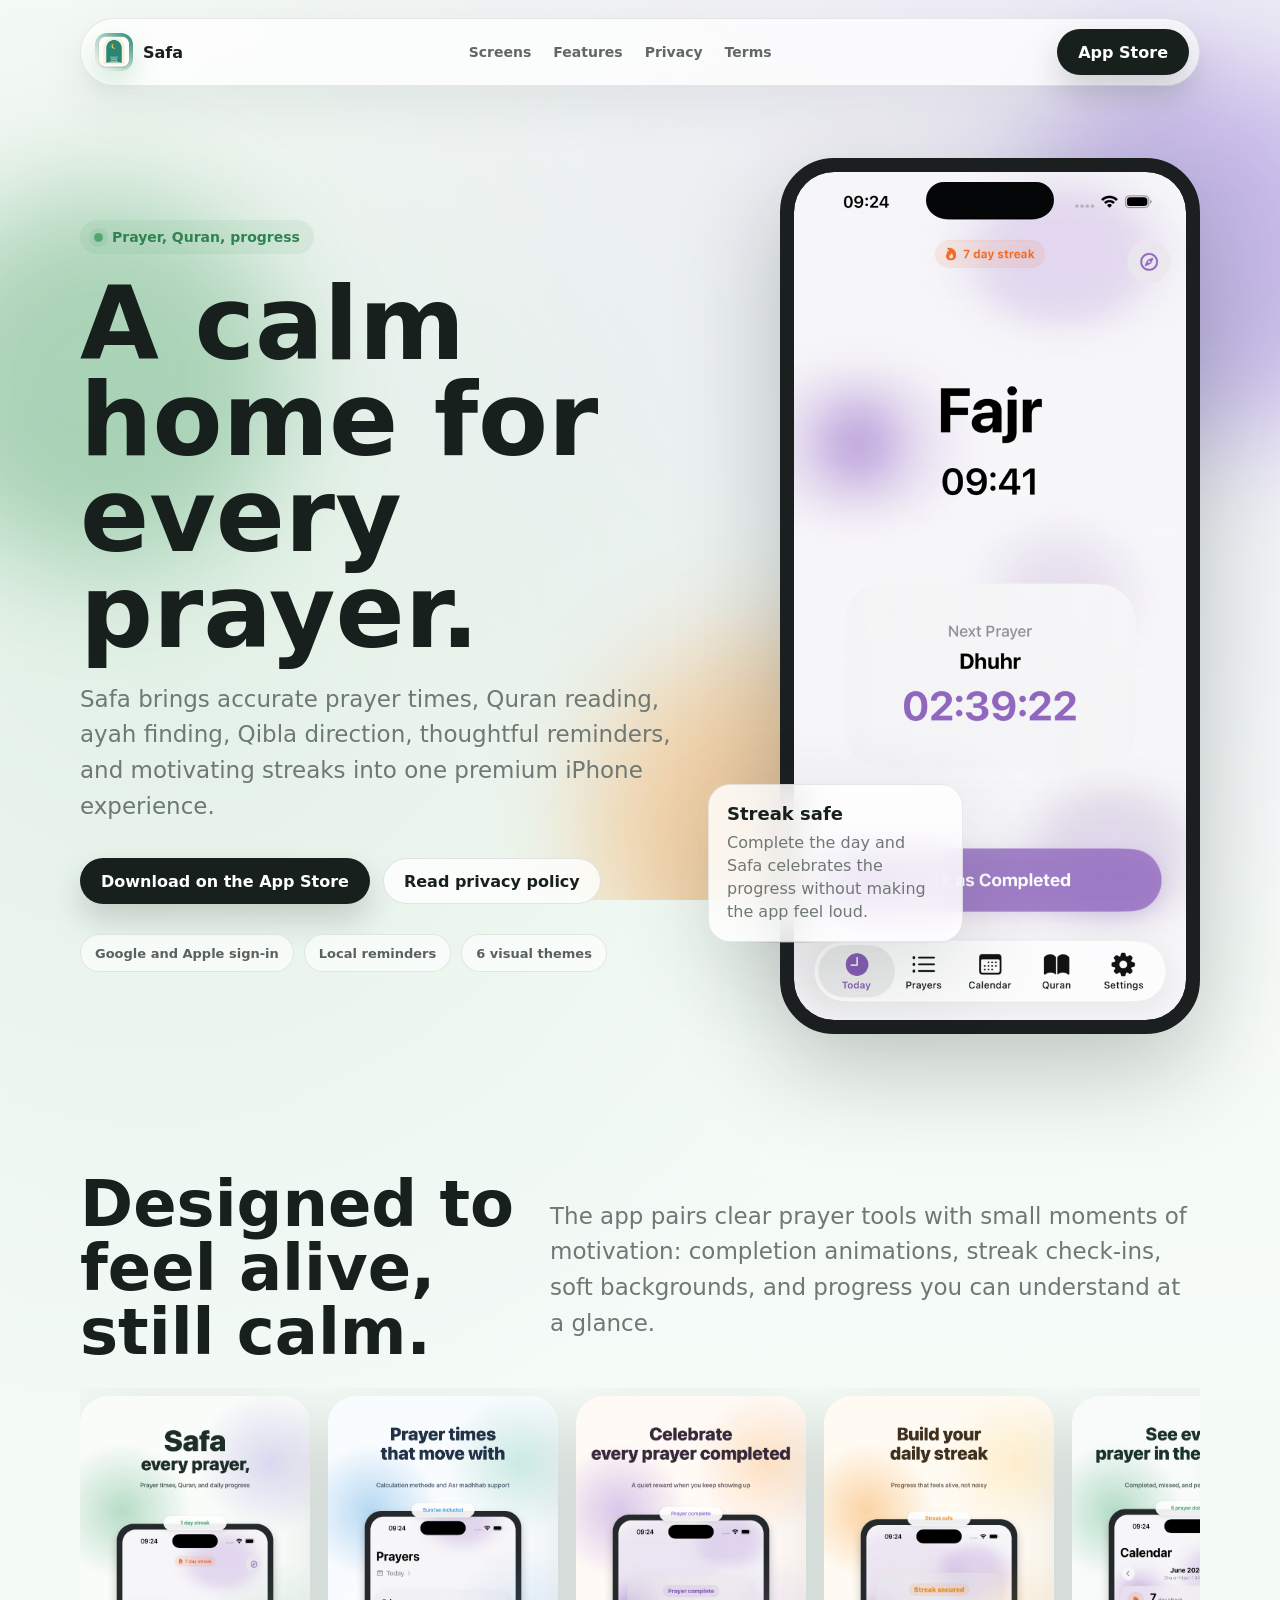
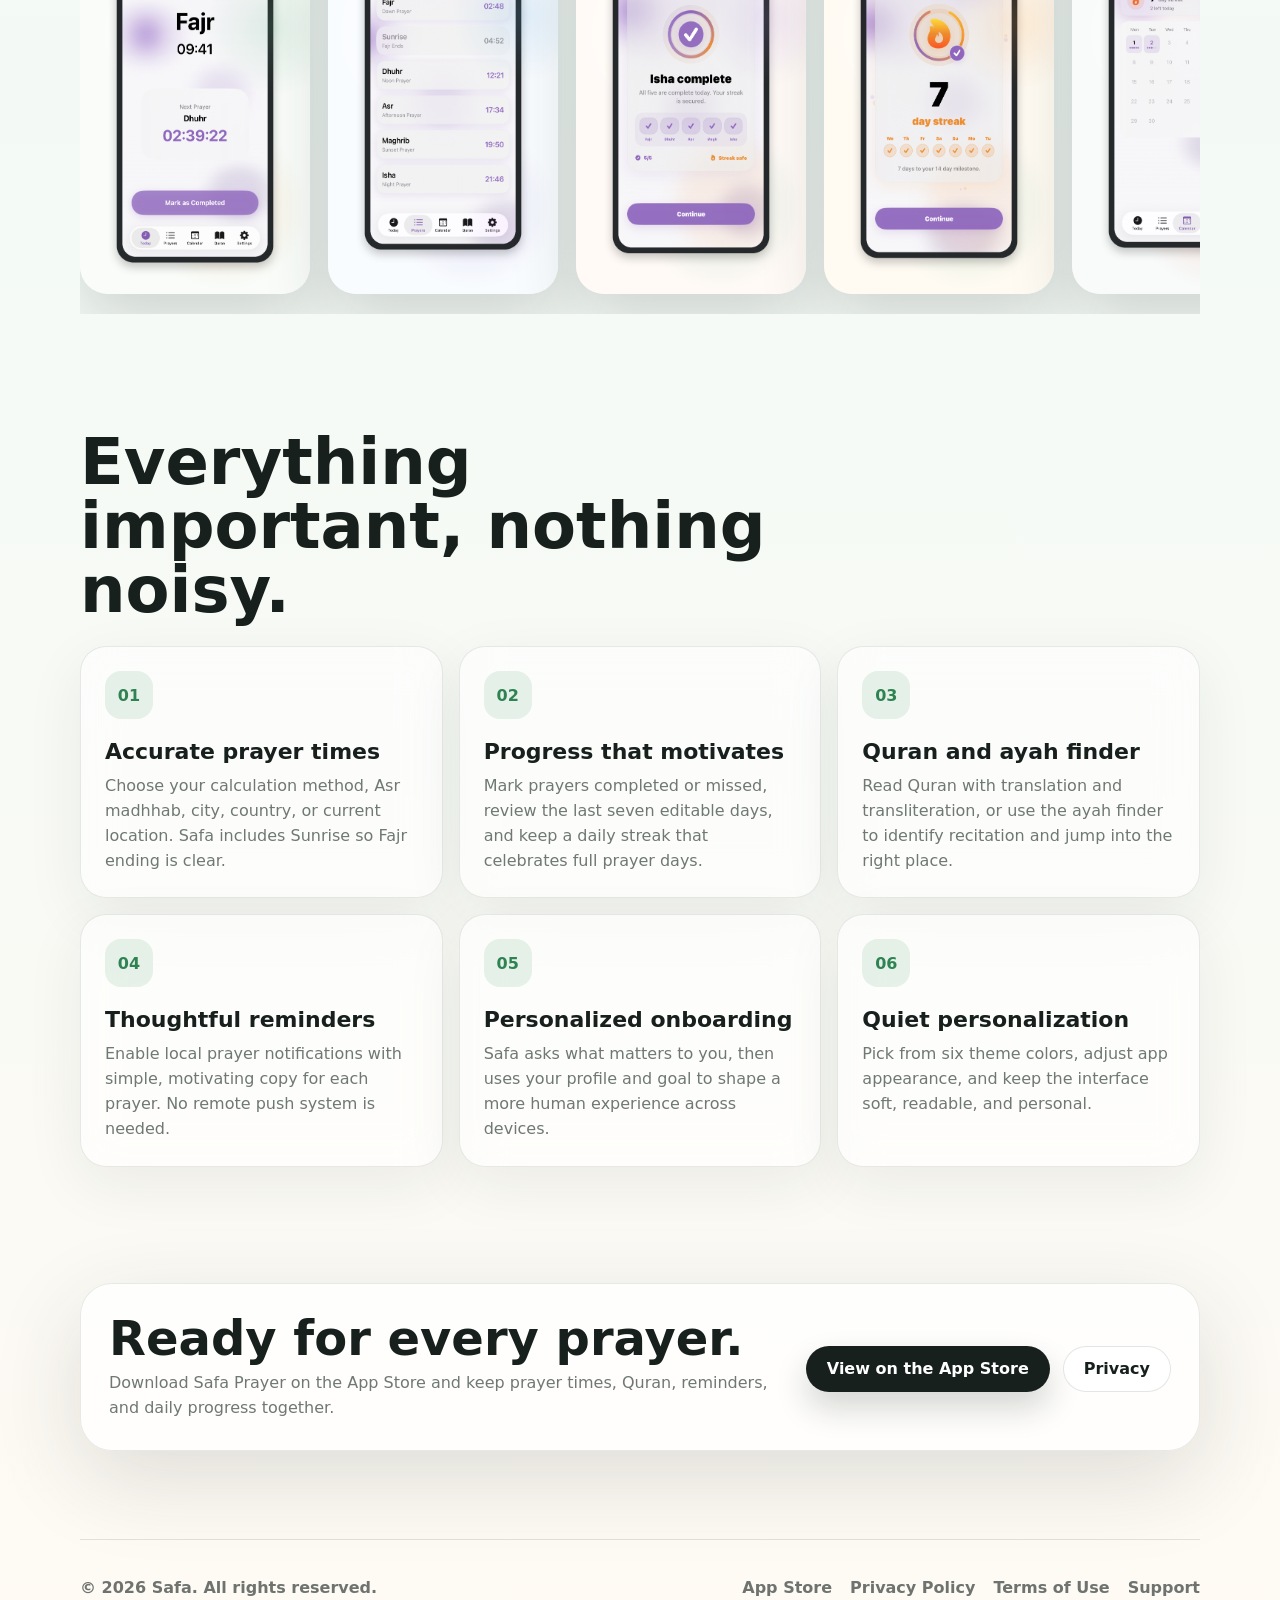
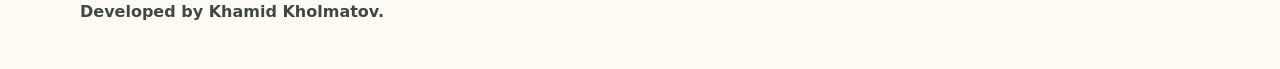
<file: index.html>
<!doctype html>
<html lang="en">
  <head>
    <meta charset="utf-8">
    <meta name="viewport" content="width=device-width, initial-scale=1">
    <title>Safa — Prayer & Ayah Finder</title>
    <meta name="description" content="Safa is a calm iPhone app for accurate prayer times, Quran reading, ayah finding, Qibla direction, reminders, and motivating daily prayer streaks.">
    <meta property="og:title" content="Safa — Prayer & Ayah Finder">
    <meta property="og:description" content="Prayer times, Quran, ayah finder, Qibla, reminders, and daily progress in one calm app.">
    <meta property="og:type" content="website">
    <meta property="og:image" content="assets/promo/01-safa-prayer-day.png">
    <meta name="theme-color" content="#f5faf7">
    <link rel="icon" href="assets/safa-icon.png">
    <link rel="apple-touch-icon" href="assets/safa-icon.png">
    <link rel="stylesheet" href="styles.css">
  </head>
  <body>
    <div class="page">
      <div class="ambient" aria-hidden="true">
        <span></span>
        <span></span>
        <span></span>
      </div>

      <header class="site-nav">
        <a class="brand" href="./" aria-label="Safa home">
          <img src="assets/safa-icon.png" alt="">
          <span>Safa</span>
        </a>
        <nav class="nav-links" aria-label="Primary navigation">
          <a href="#screens">Screens</a>
          <a href="#features">Features</a>
          <a href="privacy/">Privacy</a>
          <a href="terms/">Terms</a>
        </nav>
        <a class="nav-cta" href="https://apps.apple.com/uz/app/safa-prayer/id6762632634" aria-label="Download Safa Prayer on the App Store">App Store</a>
      </header>

      <main>
        <section class="hero">
          <div class="hero-copy">
            <p class="eyebrow">Prayer, Quran, progress</p>
            <h1>A calm home for every prayer.</h1>
            <p>Safa brings accurate prayer times, Quran reading, ayah finding, Qibla direction, thoughtful reminders, and motivating streaks into one premium iPhone experience.</p>
            <div class="hero-actions">
              <a class="button" href="https://apps.apple.com/uz/app/safa-prayer/id6762632634">Download on the App Store</a>
              <a class="button secondary" href="privacy/">Read privacy policy</a>
            </div>
            <div class="signal-row" aria-label="Highlights">
              <span>Google and Apple sign-in</span>
              <span>Local reminders</span>
              <span>6 visual themes</span>
            </div>
          </div>

          <div class="hero-art" aria-hidden="true">
            <div class="phone-stage">
              <div class="phone">
                <img src="assets/screenshots/01-today.png" alt="">
              </div>
              <div class="float-card">
                <strong>Streak safe</strong>
                <p>Complete the day and Safa celebrates the progress without making the app feel loud.</p>
              </div>
            </div>
          </div>
        </section>

        <section class="section" id="screens">
          <div class="section-heading">
            <h2>Designed to feel alive, still calm.</h2>
            <p class="section-lead">The app pairs clear prayer tools with small moments of motivation: completion animations, streak check-ins, soft backgrounds, and progress you can understand at a glance.</p>
          </div>
          <div class="promo-rail" aria-label="Safa preview screenshots">
            <img src="assets/promo/01-safa-prayer-day.png" alt="Safa main prayer screen preview">
            <img src="assets/promo/02-prayer-times.png" alt="Safa prayer times preview">
            <img src="assets/promo/03-prayer-complete.png" alt="Safa prayer completion preview">
            <img src="assets/promo/04-streak.png" alt="Safa streak preview">
            <img src="assets/promo/05-calendar-progress.png" alt="Safa calendar progress preview">
            <img src="assets/promo/06-quran-reader.png" alt="Safa Quran reader preview">
            <img src="assets/promo/07-ayah-finder.png" alt="Safa ayah finder preview">
            <img src="assets/promo/08-personalize.png" alt="Safa settings and personalization preview">
          </div>
        </section>

        <section class="section" id="features">
          <div class="section-heading">
            <h2>Everything important, nothing noisy.</h2>
          </div>
          <div class="feature-grid">
            <article class="feature-card">
              <div class="icon">01</div>
              <h3>Accurate prayer times</h3>
              <p>Choose your calculation method, Asr madhhab, city, country, or current location. Safa includes Sunrise so Fajr ending is clear.</p>
            </article>
            <article class="feature-card">
              <div class="icon">02</div>
              <h3>Progress that motivates</h3>
              <p>Mark prayers completed or missed, review the last seven editable days, and keep a daily streak that celebrates full prayer days.</p>
            </article>
            <article class="feature-card">
              <div class="icon">03</div>
              <h3>Quran and ayah finder</h3>
              <p>Read Quran with translation and transliteration, or use the ayah finder to identify recitation and jump into the right place.</p>
            </article>
            <article class="feature-card">
              <div class="icon">04</div>
              <h3>Thoughtful reminders</h3>
              <p>Enable local prayer notifications with simple, motivating copy for each prayer. No remote push system is needed.</p>
            </article>
            <article class="feature-card">
              <div class="icon">05</div>
              <h3>Personalized onboarding</h3>
              <p>Safa asks what matters to you, then uses your profile and goal to shape a more human experience across devices.</p>
            </article>
            <article class="feature-card">
              <div class="icon">06</div>
              <h3>Quiet personalization</h3>
              <p>Pick from six theme colors, adjust app appearance, and keep the interface soft, readable, and personal.</p>
            </article>
          </div>
        </section>

        <section class="section" id="download">
          <div class="privacy-strip">
            <div>
              <h2>Ready for every prayer.</h2>
              <p>Download Safa Prayer on the App Store and keep prayer times, Quran, reminders, and daily progress together.</p>
            </div>
            <div class="hero-actions">
              <a class="button" href="https://apps.apple.com/uz/app/safa-prayer/id6762632634">View on the App Store</a>
              <a class="button secondary" href="privacy/">Privacy</a>
            </div>
          </div>
        </section>
      </main>

      <footer class="site-footer">
        <div class="footer-credit">
          <span>© 2026 Safa. All rights reserved.</span>
          <span>Developed by Khamid Kholmatov.</span>
        </div>
        <div class="footer-links">
          <a href="https://apps.apple.com/uz/app/safa-prayer/id6762632634">App Store</a>
          <a href="privacy/">Privacy Policy</a>
          <a href="terms/">Terms of Use</a>
          <a href="support/">Support</a>
        </div>
      </footer>
    </div>
  </body>
</html>
</file>
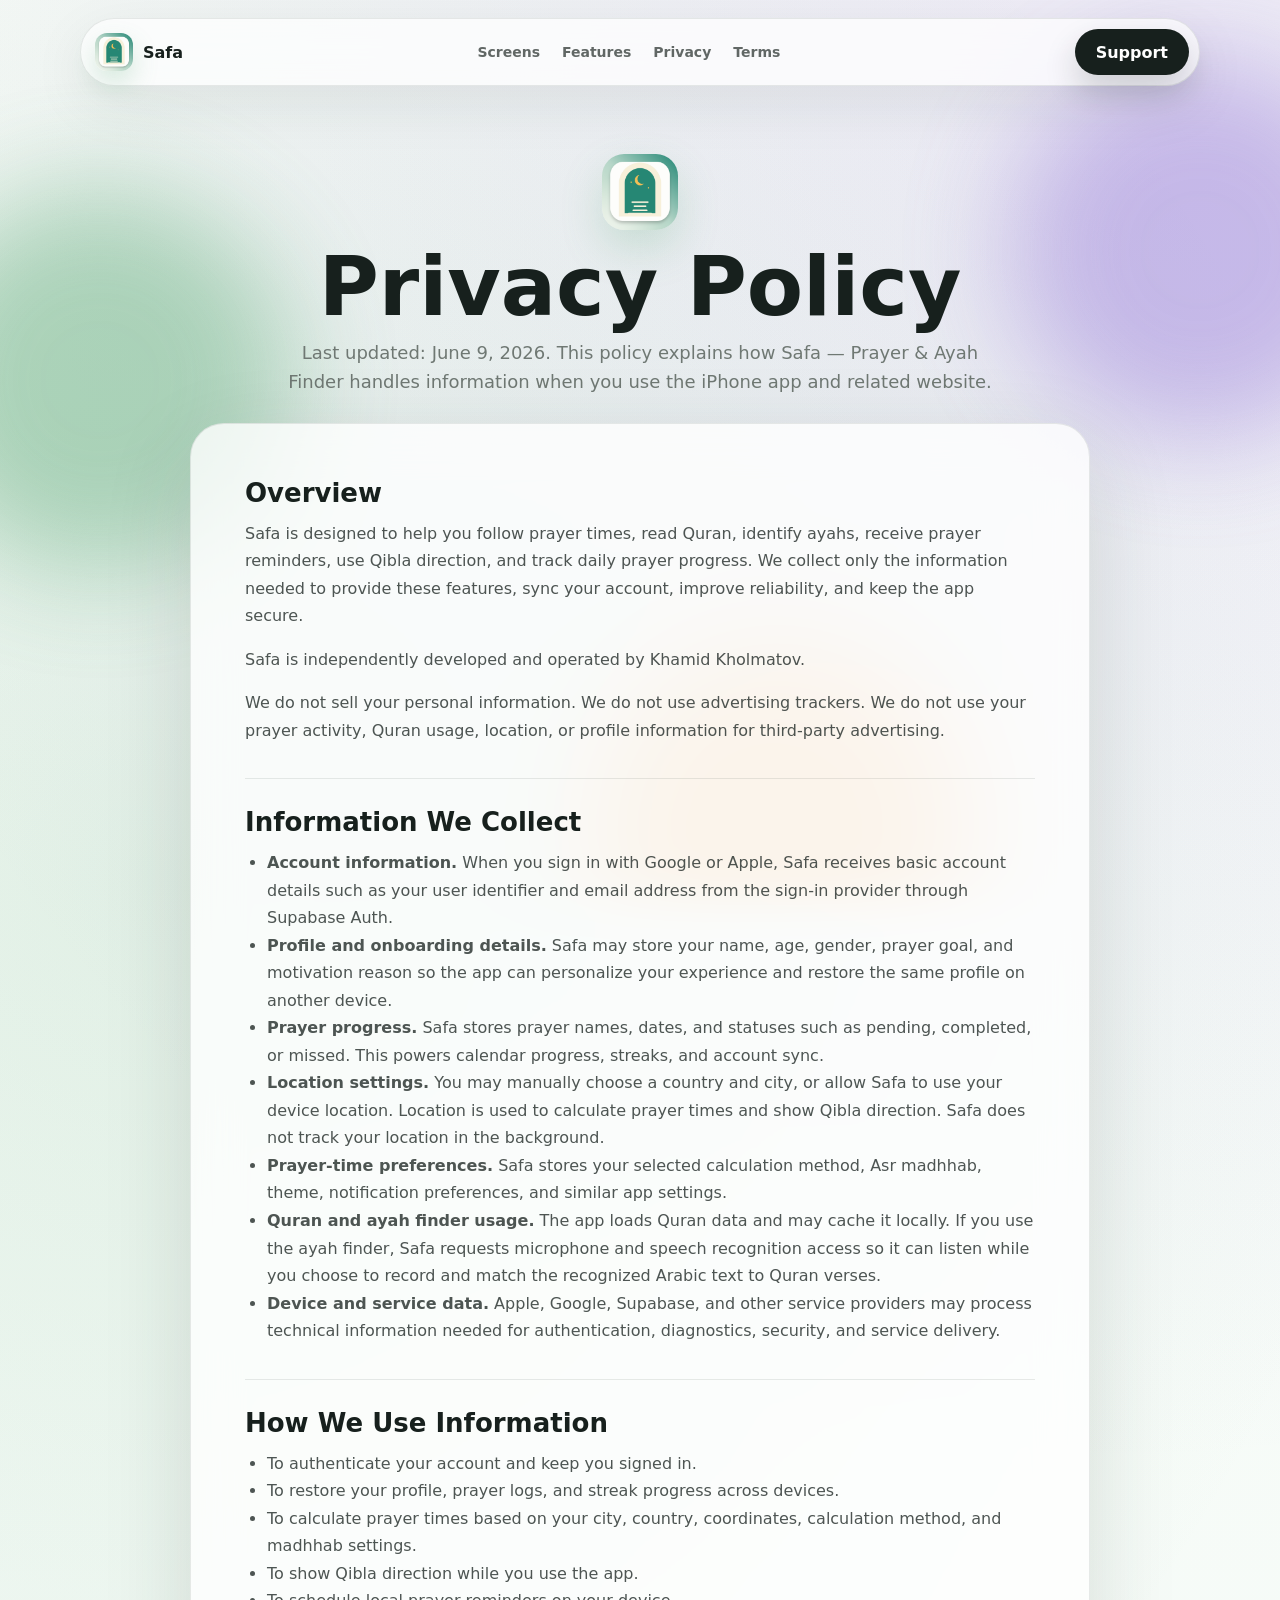
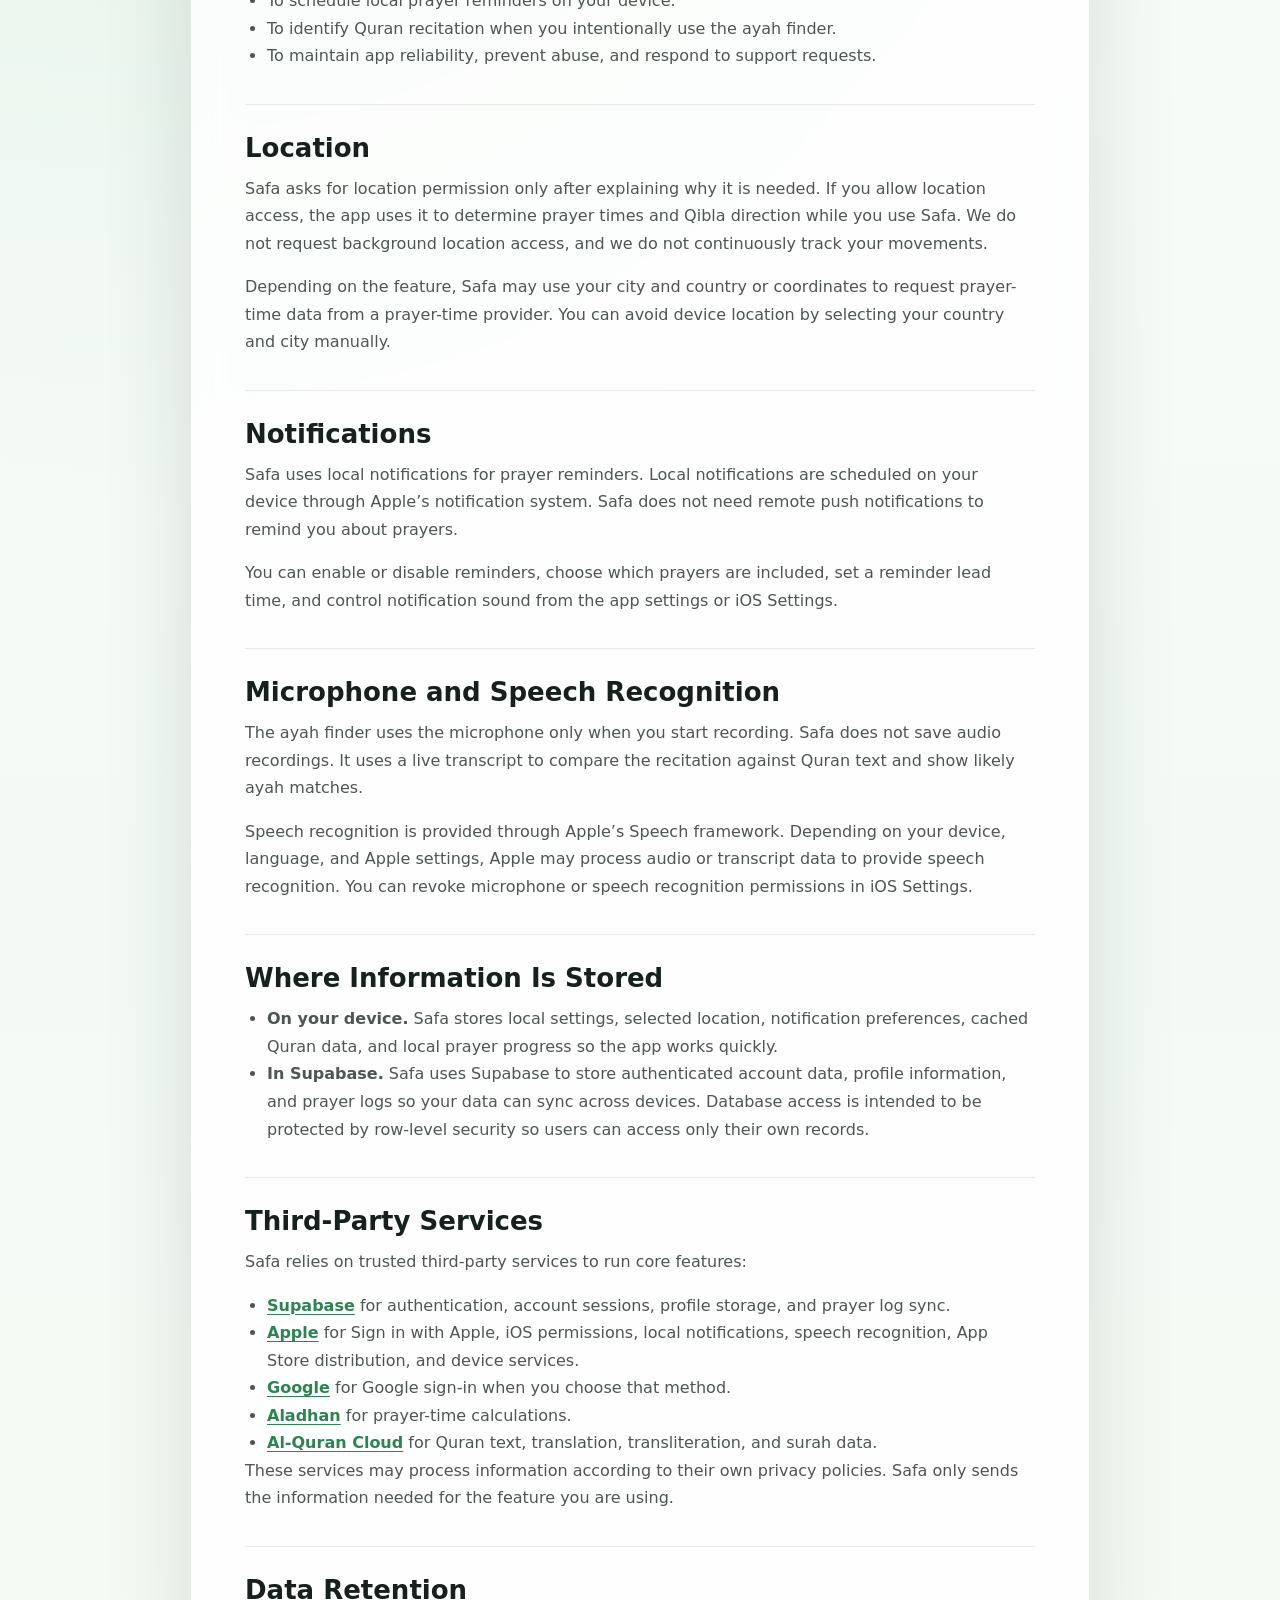
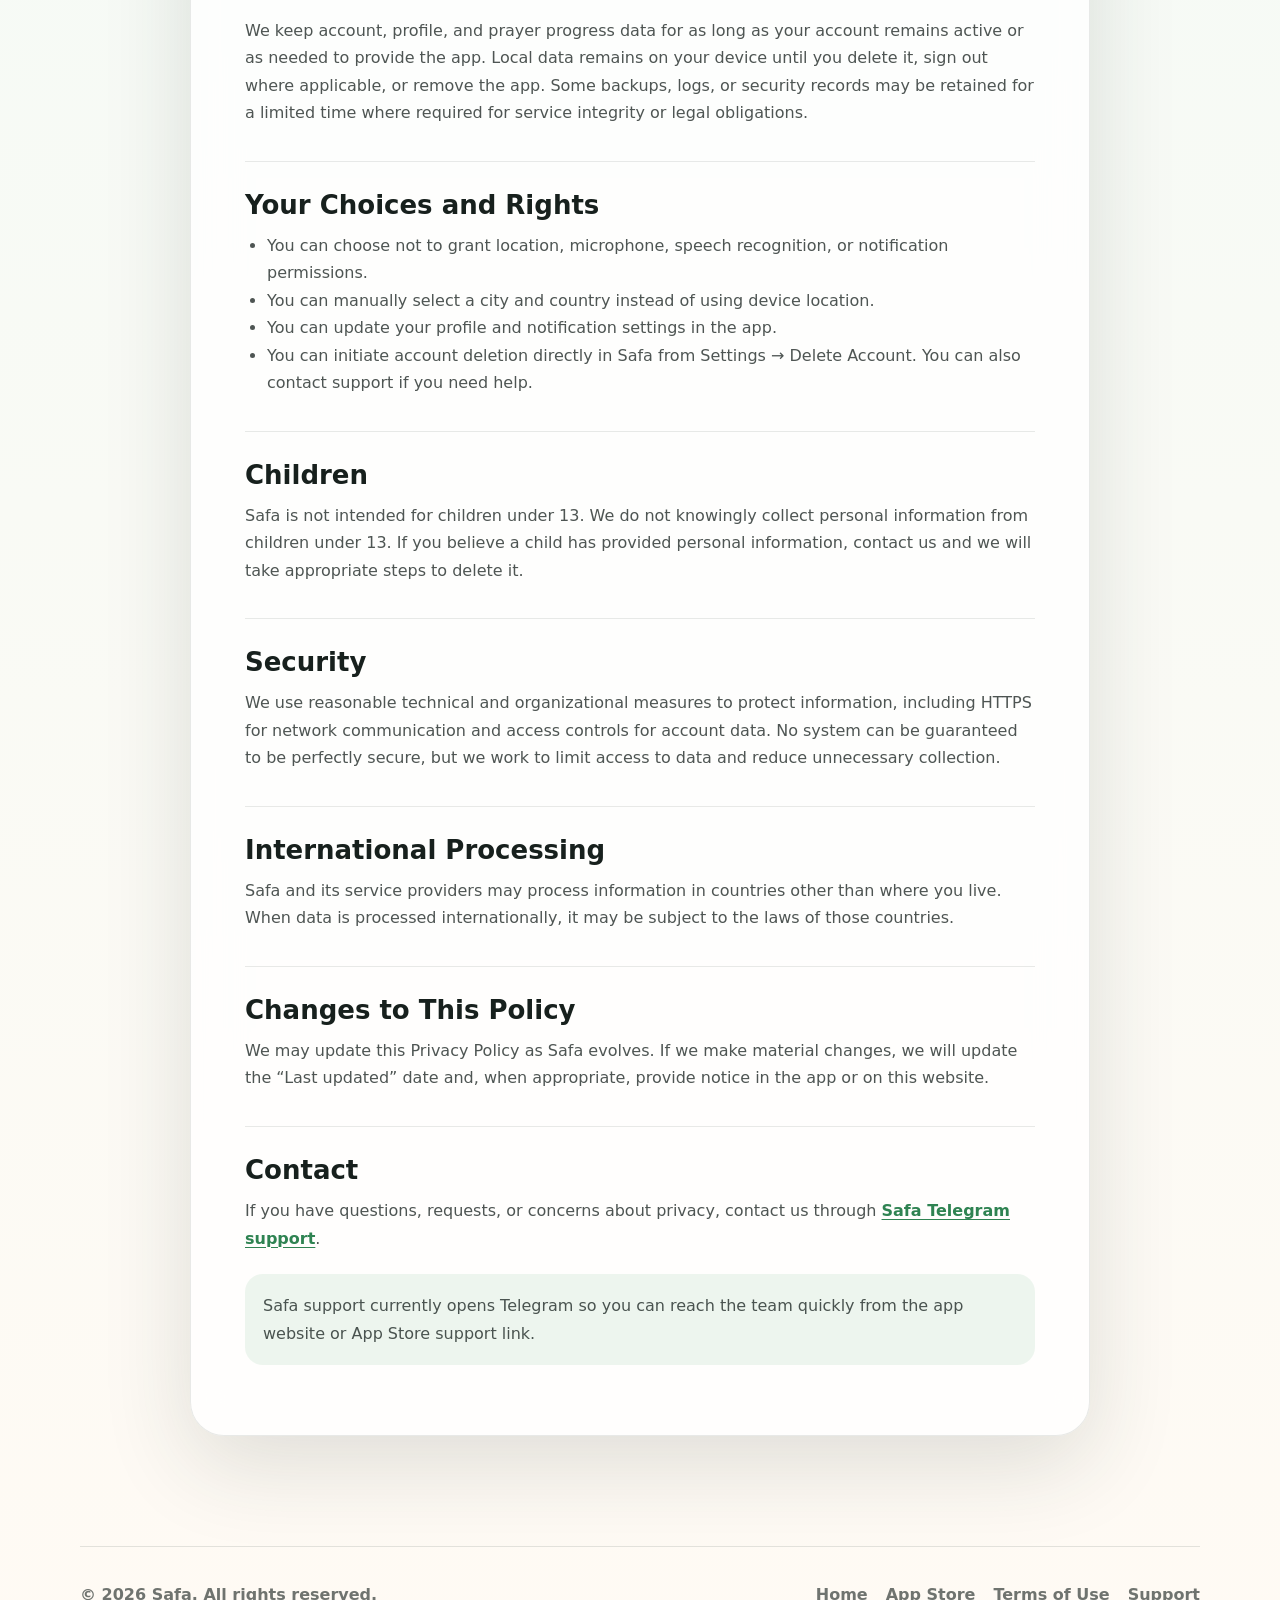
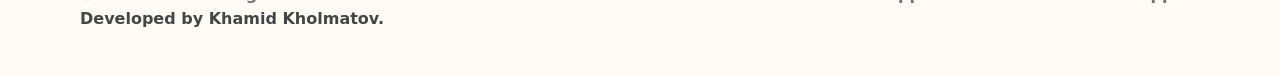
<file: privacy/index.html>
<!doctype html>
<html lang="en">
  <head>
    <meta charset="utf-8">
    <meta name="viewport" content="width=device-width, initial-scale=1">
    <title>Privacy Policy — Safa</title>
    <meta name="description" content="Privacy Policy for Safa — Prayer & Ayah Finder. Learn what data Safa collects, why it is used, and how it is protected.">
    <meta name="theme-color" content="#f5faf7">
    <link rel="icon" href="../assets/safa-icon.png">
    <link rel="apple-touch-icon" href="../assets/safa-icon.png">
    <link rel="stylesheet" href="../styles.css">
  </head>
  <body>
    <div class="page">
      <div class="ambient" aria-hidden="true">
        <span></span>
        <span></span>
        <span></span>
      </div>

      <header class="site-nav">
        <a class="brand" href="../" aria-label="Safa home">
          <img src="../assets/safa-icon.png" alt="">
          <span>Safa</span>
        </a>
        <nav class="nav-links" aria-label="Primary navigation">
          <a href="../#screens">Screens</a>
          <a href="../#features">Features</a>
          <a href="../privacy/">Privacy</a>
          <a href="../terms/">Terms</a>
        </nav>
        <a class="nav-cta" href="../support/">Support</a>
      </header>

      <main class="legal-shell">
        <div class="legal-hero">
          <img src="../assets/safa-icon.png" alt="">
          <h1>Privacy Policy</h1>
          <p>Last updated: June 9, 2026. This policy explains how Safa — Prayer & Ayah Finder handles information when you use the iPhone app and related website.</p>
        </div>

        <article class="legal-card">
          <section>
            <h2>Overview</h2>
            <p>Safa is designed to help you follow prayer times, read Quran, identify ayahs, receive prayer reminders, use Qibla direction, and track daily prayer progress. We collect only the information needed to provide these features, sync your account, improve reliability, and keep the app secure.</p>
            <p>Safa is independently developed and operated by Khamid Kholmatov.</p>
            <p>We do not sell your personal information. We do not use advertising trackers. We do not use your prayer activity, Quran usage, location, or profile information for third-party advertising.</p>
          </section>

          <section>
            <h2>Information We Collect</h2>
            <ul>
              <li><strong>Account information.</strong> When you sign in with Google or Apple, Safa receives basic account details such as your user identifier and email address from the sign-in provider through Supabase Auth.</li>
              <li><strong>Profile and onboarding details.</strong> Safa may store your name, age, gender, prayer goal, and motivation reason so the app can personalize your experience and restore the same profile on another device.</li>
              <li><strong>Prayer progress.</strong> Safa stores prayer names, dates, and statuses such as pending, completed, or missed. This powers calendar progress, streaks, and account sync.</li>
              <li><strong>Location settings.</strong> You may manually choose a country and city, or allow Safa to use your device location. Location is used to calculate prayer times and show Qibla direction. Safa does not track your location in the background.</li>
              <li><strong>Prayer-time preferences.</strong> Safa stores your selected calculation method, Asr madhhab, theme, notification preferences, and similar app settings.</li>
              <li><strong>Quran and ayah finder usage.</strong> The app loads Quran data and may cache it locally. If you use the ayah finder, Safa requests microphone and speech recognition access so it can listen while you choose to record and match the recognized Arabic text to Quran verses.</li>
              <li><strong>Device and service data.</strong> Apple, Google, Supabase, and other service providers may process technical information needed for authentication, diagnostics, security, and service delivery.</li>
            </ul>
          </section>

          <section>
            <h2>How We Use Information</h2>
            <ul>
              <li>To authenticate your account and keep you signed in.</li>
              <li>To restore your profile, prayer logs, and streak progress across devices.</li>
              <li>To calculate prayer times based on your city, country, coordinates, calculation method, and madhhab settings.</li>
              <li>To show Qibla direction while you use the app.</li>
              <li>To schedule local prayer reminders on your device.</li>
              <li>To identify Quran recitation when you intentionally use the ayah finder.</li>
              <li>To maintain app reliability, prevent abuse, and respond to support requests.</li>
            </ul>
          </section>

          <section>
            <h2>Location</h2>
            <p>Safa asks for location permission only after explaining why it is needed. If you allow location access, the app uses it to determine prayer times and Qibla direction while you use Safa. We do not request background location access, and we do not continuously track your movements.</p>
            <p>Depending on the feature, Safa may use your city and country or coordinates to request prayer-time data from a prayer-time provider. You can avoid device location by selecting your country and city manually.</p>
          </section>

          <section>
            <h2>Notifications</h2>
            <p>Safa uses local notifications for prayer reminders. Local notifications are scheduled on your device through Apple’s notification system. Safa does not need remote push notifications to remind you about prayers.</p>
            <p>You can enable or disable reminders, choose which prayers are included, set a reminder lead time, and control notification sound from the app settings or iOS Settings.</p>
          </section>

          <section>
            <h2>Microphone and Speech Recognition</h2>
            <p>The ayah finder uses the microphone only when you start recording. Safa does not save audio recordings. It uses a live transcript to compare the recitation against Quran text and show likely ayah matches.</p>
            <p>Speech recognition is provided through Apple’s Speech framework. Depending on your device, language, and Apple settings, Apple may process audio or transcript data to provide speech recognition. You can revoke microphone or speech recognition permissions in iOS Settings.</p>
          </section>

          <section>
            <h2>Where Information Is Stored</h2>
            <ul>
              <li><strong>On your device.</strong> Safa stores local settings, selected location, notification preferences, cached Quran data, and local prayer progress so the app works quickly.</li>
              <li><strong>In Supabase.</strong> Safa uses Supabase to store authenticated account data, profile information, and prayer logs so your data can sync across devices. Database access is intended to be protected by row-level security so users can access only their own records.</li>
            </ul>
          </section>

          <section>
            <h2>Third-Party Services</h2>
            <p>Safa relies on trusted third-party services to run core features:</p>
            <ul>
              <li><a href="https://supabase.com" rel="noreferrer">Supabase</a> for authentication, account sessions, profile storage, and prayer log sync.</li>
              <li><a href="https://www.apple.com" rel="noreferrer">Apple</a> for Sign in with Apple, iOS permissions, local notifications, speech recognition, App Store distribution, and device services.</li>
              <li><a href="https://www.google.com" rel="noreferrer">Google</a> for Google sign-in when you choose that method.</li>
              <li><a href="https://aladhan.com/prayer-times-api" rel="noreferrer">Aladhan</a> for prayer-time calculations.</li>
              <li><a href="https://alquran.cloud/api" rel="noreferrer">Al-Quran Cloud</a> for Quran text, translation, transliteration, and surah data.</li>
            </ul>
            <p>These services may process information according to their own privacy policies. Safa only sends the information needed for the feature you are using.</p>
          </section>

          <section>
            <h2>Data Retention</h2>
            <p>We keep account, profile, and prayer progress data for as long as your account remains active or as needed to provide the app. Local data remains on your device until you delete it, sign out where applicable, or remove the app. Some backups, logs, or security records may be retained for a limited time where required for service integrity or legal obligations.</p>
          </section>

          <section>
            <h2>Your Choices and Rights</h2>
            <ul>
              <li>You can choose not to grant location, microphone, speech recognition, or notification permissions.</li>
              <li>You can manually select a city and country instead of using device location.</li>
              <li>You can update your profile and notification settings in the app.</li>
              <li>You can initiate account deletion directly in Safa from Settings → Delete Account. You can also contact support if you need help.</li>
            </ul>
          </section>

          <section>
            <h2>Children</h2>
            <p>Safa is not intended for children under 13. We do not knowingly collect personal information from children under 13. If you believe a child has provided personal information, contact us and we will take appropriate steps to delete it.</p>
          </section>

          <section>
            <h2>Security</h2>
            <p>We use reasonable technical and organizational measures to protect information, including HTTPS for network communication and access controls for account data. No system can be guaranteed to be perfectly secure, but we work to limit access to data and reduce unnecessary collection.</p>
          </section>

          <section>
            <h2>International Processing</h2>
            <p>Safa and its service providers may process information in countries other than where you live. When data is processed internationally, it may be subject to the laws of those countries.</p>
          </section>

          <section>
            <h2>Changes to This Policy</h2>
            <p>We may update this Privacy Policy as Safa evolves. If we make material changes, we will update the “Last updated” date and, when appropriate, provide notice in the app or on this website.</p>
          </section>

          <section>
            <h2>Contact</h2>
            <p>If you have questions, requests, or concerns about privacy, contact us through <a href="../support/">Safa Telegram support</a>.</p>
          </section>

          <p class="legal-note">Safa support currently opens Telegram so you can reach the team quickly from the app website or App Store support link.</p>
        </article>
      </main>

      <footer class="site-footer">
        <div class="footer-credit">
          <span>© 2026 Safa. All rights reserved.</span>
          <span>Developed by Khamid Kholmatov.</span>
        </div>
        <div class="footer-links">
          <a href="../">Home</a>
          <a href="https://apps.apple.com/uz/app/safa-prayer/id6762632634">App Store</a>
          <a href="../terms/">Terms of Use</a>
          <a href="../support/">Support</a>
        </div>
      </footer>
    </div>
  </body>
</html>
</file>
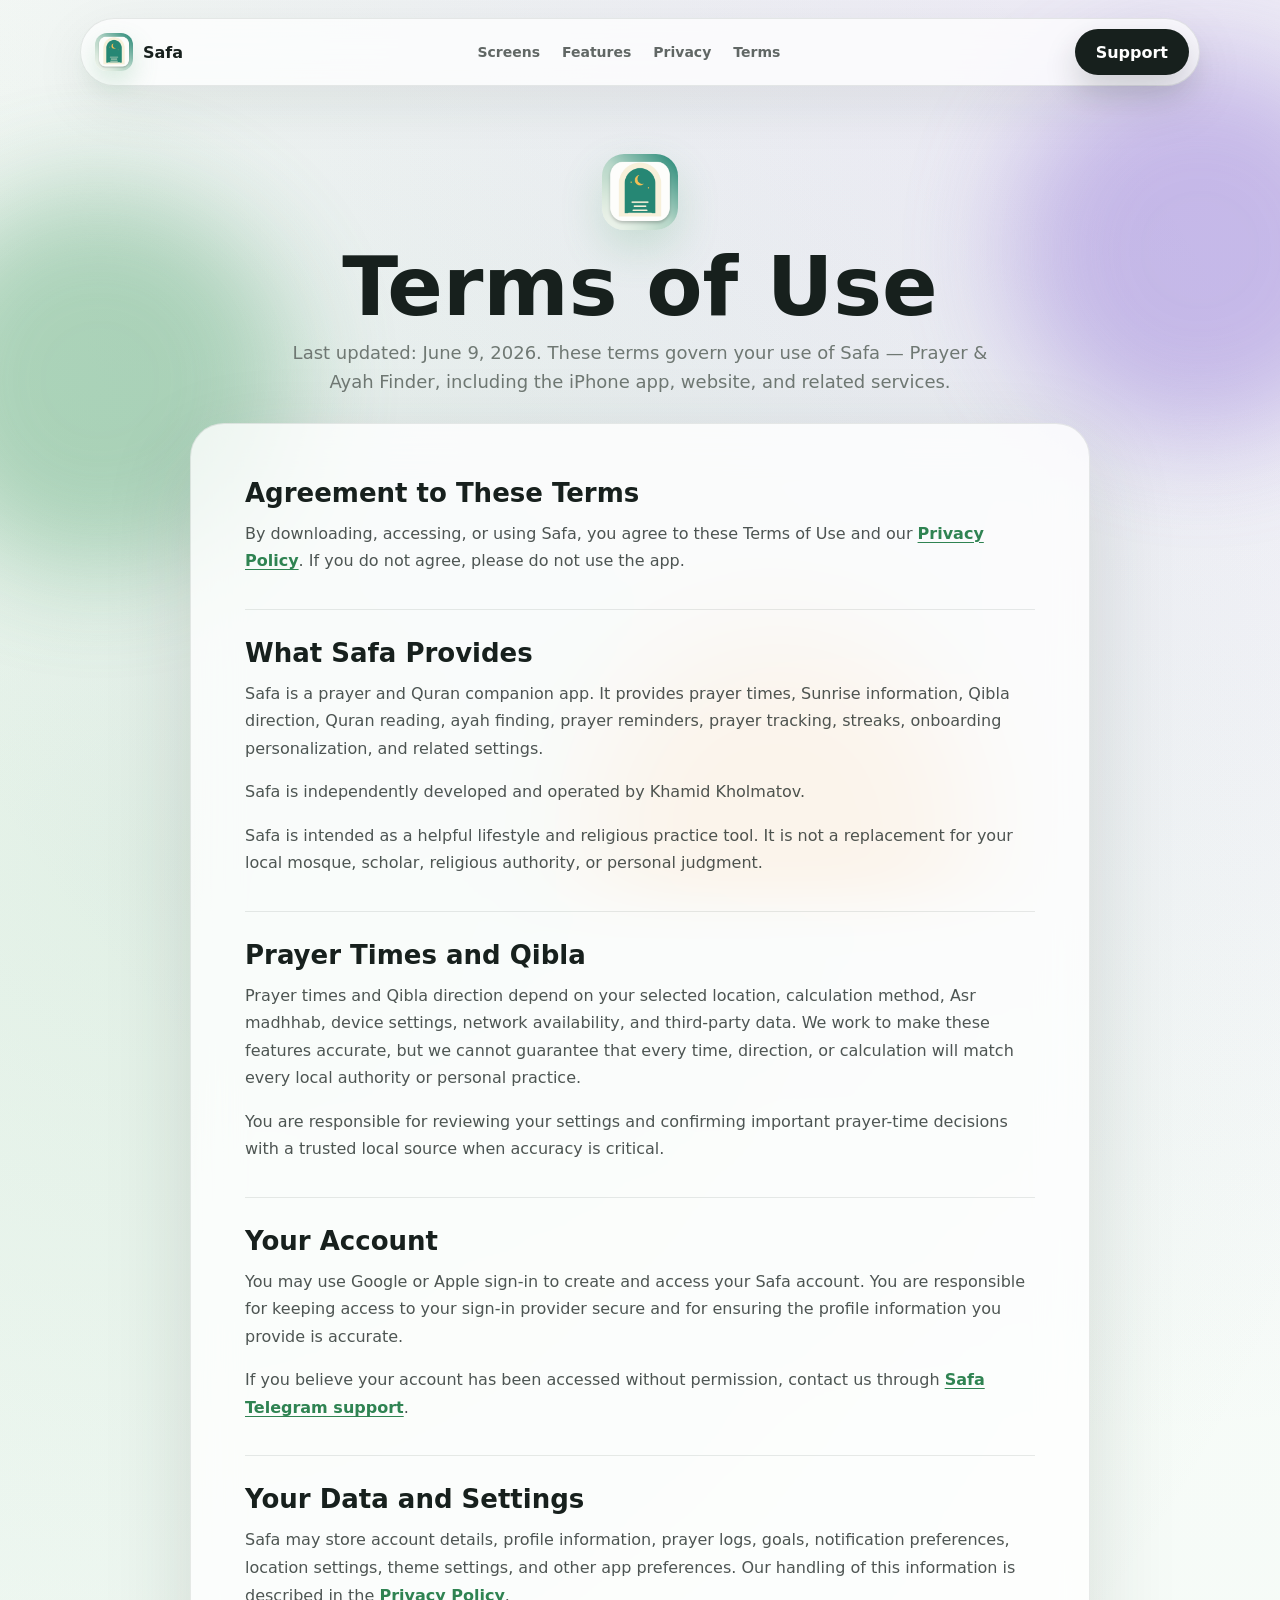
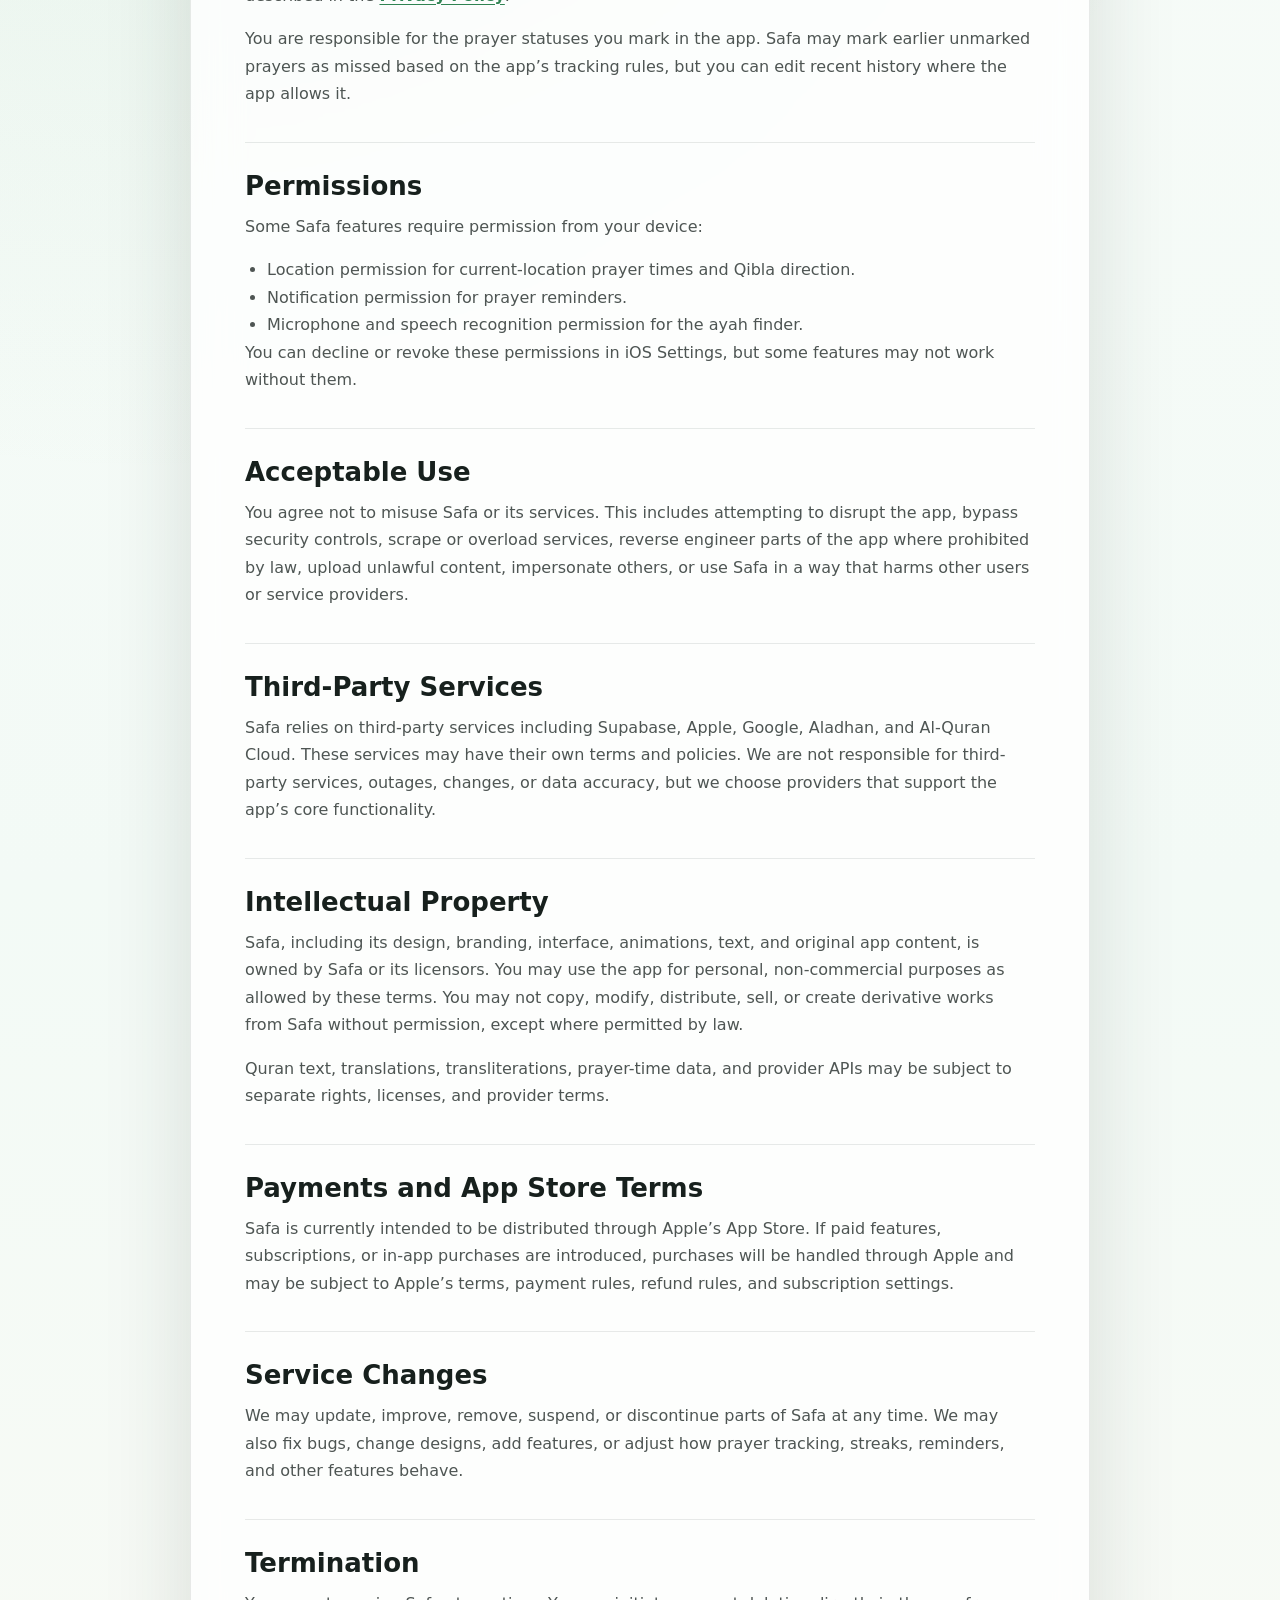
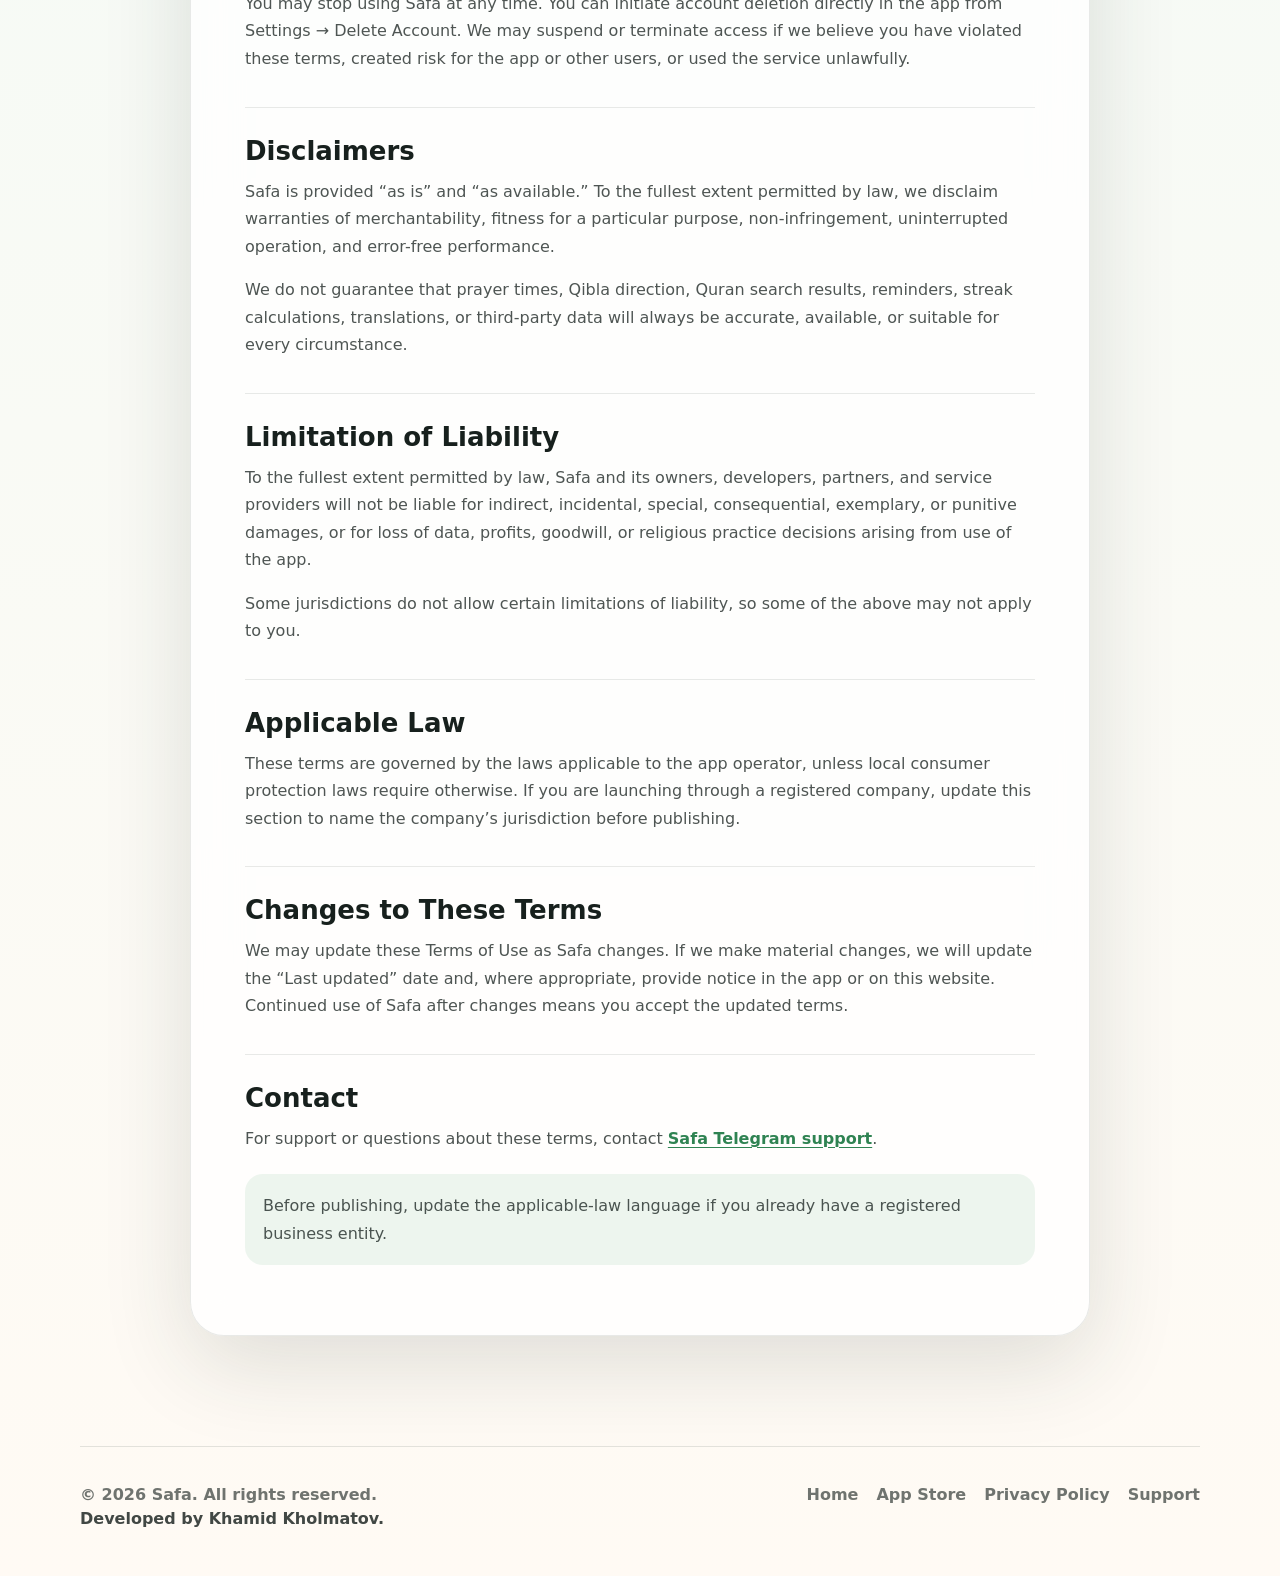
<file: terms/index.html>
<!doctype html>
<html lang="en">
  <head>
    <meta charset="utf-8">
    <meta name="viewport" content="width=device-width, initial-scale=1">
    <title>Terms of Use — Safa</title>
    <meta name="description" content="Terms of Use for Safa — Prayer & Ayah Finder.">
    <meta name="theme-color" content="#f5faf7">
    <link rel="icon" href="../assets/safa-icon.png">
    <link rel="apple-touch-icon" href="../assets/safa-icon.png">
    <link rel="stylesheet" href="../styles.css">
  </head>
  <body>
    <div class="page">
      <div class="ambient" aria-hidden="true">
        <span></span>
        <span></span>
        <span></span>
      </div>

      <header class="site-nav">
        <a class="brand" href="../" aria-label="Safa home">
          <img src="../assets/safa-icon.png" alt="">
          <span>Safa</span>
        </a>
        <nav class="nav-links" aria-label="Primary navigation">
          <a href="../#screens">Screens</a>
          <a href="../#features">Features</a>
          <a href="../privacy/">Privacy</a>
          <a href="../terms/">Terms</a>
        </nav>
        <a class="nav-cta" href="../support/">Support</a>
      </header>

      <main class="legal-shell">
        <div class="legal-hero">
          <img src="../assets/safa-icon.png" alt="">
          <h1>Terms of Use</h1>
          <p>Last updated: June 9, 2026. These terms govern your use of Safa — Prayer & Ayah Finder, including the iPhone app, website, and related services.</p>
        </div>

        <article class="legal-card">
          <section>
            <h2>Agreement to These Terms</h2>
            <p>By downloading, accessing, or using Safa, you agree to these Terms of Use and our <a href="../privacy/">Privacy Policy</a>. If you do not agree, please do not use the app.</p>
          </section>

          <section>
            <h2>What Safa Provides</h2>
            <p>Safa is a prayer and Quran companion app. It provides prayer times, Sunrise information, Qibla direction, Quran reading, ayah finding, prayer reminders, prayer tracking, streaks, onboarding personalization, and related settings.</p>
            <p>Safa is independently developed and operated by Khamid Kholmatov.</p>
            <p>Safa is intended as a helpful lifestyle and religious practice tool. It is not a replacement for your local mosque, scholar, religious authority, or personal judgment.</p>
          </section>

          <section>
            <h2>Prayer Times and Qibla</h2>
            <p>Prayer times and Qibla direction depend on your selected location, calculation method, Asr madhhab, device settings, network availability, and third-party data. We work to make these features accurate, but we cannot guarantee that every time, direction, or calculation will match every local authority or personal practice.</p>
            <p>You are responsible for reviewing your settings and confirming important prayer-time decisions with a trusted local source when accuracy is critical.</p>
          </section>

          <section>
            <h2>Your Account</h2>
            <p>You may use Google or Apple sign-in to create and access your Safa account. You are responsible for keeping access to your sign-in provider secure and for ensuring the profile information you provide is accurate.</p>
            <p>If you believe your account has been accessed without permission, contact us through <a href="../support/">Safa Telegram support</a>.</p>
          </section>

          <section>
            <h2>Your Data and Settings</h2>
            <p>Safa may store account details, profile information, prayer logs, goals, notification preferences, location settings, theme settings, and other app preferences. Our handling of this information is described in the <a href="../privacy/">Privacy Policy</a>.</p>
            <p>You are responsible for the prayer statuses you mark in the app. Safa may mark earlier unmarked prayers as missed based on the app’s tracking rules, but you can edit recent history where the app allows it.</p>
          </section>

          <section>
            <h2>Permissions</h2>
            <p>Some Safa features require permission from your device:</p>
            <ul>
              <li>Location permission for current-location prayer times and Qibla direction.</li>
              <li>Notification permission for prayer reminders.</li>
              <li>Microphone and speech recognition permission for the ayah finder.</li>
            </ul>
            <p>You can decline or revoke these permissions in iOS Settings, but some features may not work without them.</p>
          </section>

          <section>
            <h2>Acceptable Use</h2>
            <p>You agree not to misuse Safa or its services. This includes attempting to disrupt the app, bypass security controls, scrape or overload services, reverse engineer parts of the app where prohibited by law, upload unlawful content, impersonate others, or use Safa in a way that harms other users or service providers.</p>
          </section>

          <section>
            <h2>Third-Party Services</h2>
            <p>Safa relies on third-party services including Supabase, Apple, Google, Aladhan, and Al-Quran Cloud. These services may have their own terms and policies. We are not responsible for third-party services, outages, changes, or data accuracy, but we choose providers that support the app’s core functionality.</p>
          </section>

          <section>
            <h2>Intellectual Property</h2>
            <p>Safa, including its design, branding, interface, animations, text, and original app content, is owned by Safa or its licensors. You may use the app for personal, non-commercial purposes as allowed by these terms. You may not copy, modify, distribute, sell, or create derivative works from Safa without permission, except where permitted by law.</p>
            <p>Quran text, translations, transliterations, prayer-time data, and provider APIs may be subject to separate rights, licenses, and provider terms.</p>
          </section>

          <section>
            <h2>Payments and App Store Terms</h2>
            <p>Safa is currently intended to be distributed through Apple’s App Store. If paid features, subscriptions, or in-app purchases are introduced, purchases will be handled through Apple and may be subject to Apple’s terms, payment rules, refund rules, and subscription settings.</p>
          </section>

          <section>
            <h2>Service Changes</h2>
            <p>We may update, improve, remove, suspend, or discontinue parts of Safa at any time. We may also fix bugs, change designs, add features, or adjust how prayer tracking, streaks, reminders, and other features behave.</p>
          </section>

          <section>
            <h2>Termination</h2>
            <p>You may stop using Safa at any time. You can initiate account deletion directly in the app from Settings → Delete Account. We may suspend or terminate access if we believe you have violated these terms, created risk for the app or other users, or used the service unlawfully.</p>
          </section>

          <section>
            <h2>Disclaimers</h2>
            <p>Safa is provided “as is” and “as available.” To the fullest extent permitted by law, we disclaim warranties of merchantability, fitness for a particular purpose, non-infringement, uninterrupted operation, and error-free performance.</p>
            <p>We do not guarantee that prayer times, Qibla direction, Quran search results, reminders, streak calculations, translations, or third-party data will always be accurate, available, or suitable for every circumstance.</p>
          </section>

          <section>
            <h2>Limitation of Liability</h2>
            <p>To the fullest extent permitted by law, Safa and its owners, developers, partners, and service providers will not be liable for indirect, incidental, special, consequential, exemplary, or punitive damages, or for loss of data, profits, goodwill, or religious practice decisions arising from use of the app.</p>
            <p>Some jurisdictions do not allow certain limitations of liability, so some of the above may not apply to you.</p>
          </section>

          <section>
            <h2>Applicable Law</h2>
            <p>These terms are governed by the laws applicable to the app operator, unless local consumer protection laws require otherwise. If you are launching through a registered company, update this section to name the company’s jurisdiction before publishing.</p>
          </section>

          <section>
            <h2>Changes to These Terms</h2>
            <p>We may update these Terms of Use as Safa changes. If we make material changes, we will update the “Last updated” date and, where appropriate, provide notice in the app or on this website. Continued use of Safa after changes means you accept the updated terms.</p>
          </section>

          <section>
            <h2>Contact</h2>
            <p>For support or questions about these terms, contact <a href="../support/">Safa Telegram support</a>.</p>
          </section>

          <p class="legal-note">Before publishing, update the applicable-law language if you already have a registered business entity.</p>
        </article>
      </main>

      <footer class="site-footer">
        <div class="footer-credit">
          <span>© 2026 Safa. All rights reserved.</span>
          <span>Developed by Khamid Kholmatov.</span>
        </div>
        <div class="footer-links">
          <a href="../">Home</a>
          <a href="https://apps.apple.com/uz/app/safa-prayer/id6762632634">App Store</a>
          <a href="../privacy/">Privacy Policy</a>
          <a href="../support/">Support</a>
        </div>
      </footer>
    </div>
  </body>
</html>
</file>
<file: styles.css>
:root {
  color-scheme: light;
  --ink: #17201d;
  --muted: #6f7873;
  --soft: #f5faf7;
  --paper: rgba(255, 255, 255, 0.72);
  --paper-strong: rgba(255, 255, 255, 0.88);
  --line: rgba(31, 48, 41, 0.12);
  --green: #54a670;
  --green-dark: #2f8352;
  --violet: #8f72d6;
  --amber: #f29b3d;
  --blue: #5b98d4;
  --shadow: 0 28px 90px rgba(34, 52, 44, 0.14);
  --radius: 26px;
}

* {
  box-sizing: border-box;
}

html {
  scroll-behavior: smooth;
}

body {
  margin: 0;
  min-height: 100vh;
  color: var(--ink);
  background:
    radial-gradient(circle at 12% 18%, rgba(84, 166, 112, 0.14), transparent 30%),
    radial-gradient(circle at 88% 2%, rgba(143, 114, 214, 0.14), transparent 28%),
    linear-gradient(180deg, #fbfdfa 0%, #f3faf6 52%, #fffaf4 100%);
  font-family: Inter, ui-sans-serif, system-ui, -apple-system, BlinkMacSystemFont, "SF Pro Display", "Segoe UI", sans-serif;
  letter-spacing: 0;
}

img {
  display: block;
  max-width: 100%;
}

a {
  color: inherit;
  text-decoration: none;
}

.page {
  position: relative;
  overflow: hidden;
}

.ambient {
  position: fixed;
  inset: 0;
  z-index: -2;
  pointer-events: none;
  overflow: hidden;
}

.ambient span {
  position: absolute;
  width: 380px;
  height: 380px;
  border-radius: 999px;
  filter: blur(54px);
  opacity: 0.42;
  animation: drift 18s ease-in-out infinite alternate;
}

.ambient span:nth-child(1) {
  left: -90px;
  top: 190px;
  background: var(--green);
}

.ambient span:nth-child(2) {
  right: -110px;
  top: 60px;
  background: var(--violet);
  animation-duration: 21s;
}

.ambient span:nth-child(3) {
  left: 46%;
  bottom: -120px;
  background: var(--amber);
  animation-duration: 24s;
}

@keyframes drift {
  from {
    transform: translate3d(-18px, -10px, 0) scale(0.92);
  }
  to {
    transform: translate3d(34px, 28px, 0) scale(1.08);
  }
}

.site-nav {
  position: sticky;
  top: 0;
  z-index: 20;
  display: flex;
  align-items: center;
  justify-content: space-between;
  gap: 20px;
  width: min(1120px, calc(100% - 36px));
  margin: 18px auto 0;
  padding: 10px 10px 10px 14px;
  border: 1px solid rgba(31, 48, 41, 0.10);
  border-radius: 999px;
  background: rgba(255, 255, 255, 0.72);
  box-shadow: 0 18px 55px rgba(28, 45, 38, 0.08);
  backdrop-filter: blur(22px);
}

.brand {
  display: inline-flex;
  align-items: center;
  gap: 10px;
  font-weight: 800;
}

.brand img {
  width: 38px;
  height: 38px;
  border-radius: 12px;
  box-shadow: 0 12px 26px rgba(84, 166, 112, 0.22);
}

.nav-links {
  display: flex;
  align-items: center;
  gap: 22px;
  color: rgba(23, 32, 29, 0.68);
  font-size: 14px;
  font-weight: 700;
}

.nav-cta,
.button {
  display: inline-flex;
  min-height: 46px;
  align-items: center;
  justify-content: center;
  gap: 10px;
  border-radius: 999px;
  border: 1px solid transparent;
  padding: 0 20px;
  background: var(--ink);
  color: white;
  font-weight: 800;
  box-shadow: 0 16px 32px rgba(23, 32, 29, 0.18);
}

.button.secondary {
  color: var(--ink);
  background: rgba(255, 255, 255, 0.78);
  border-color: var(--line);
  box-shadow: none;
}

.hero,
.section,
.legal-shell {
  width: min(1120px, calc(100% - 36px));
  margin: 0 auto;
}

.hero {
  display: grid;
  grid-template-columns: minmax(0, 1.02fr) minmax(320px, 0.78fr);
  gap: 50px;
  align-items: center;
  min-height: calc(100vh - 90px);
  padding: 72px 0 80px;
}

.eyebrow {
  display: inline-flex;
  width: fit-content;
  align-items: center;
  gap: 9px;
  margin: 0 0 22px;
  padding: 9px 14px;
  border-radius: 999px;
  background: rgba(84, 166, 112, 0.10);
  color: var(--green-dark);
  font-size: 14px;
  font-weight: 800;
}

.eyebrow::before {
  content: "";
  width: 9px;
  height: 9px;
  border-radius: 999px;
  background: var(--green);
  box-shadow: 0 0 0 5px rgba(84, 166, 112, 0.14);
}

h1,
h2,
h3,
p {
  margin-top: 0;
}

h1 {
  max-width: 710px;
  margin-bottom: 22px;
  font-size: clamp(52px, 8vw, 102px);
  line-height: 0.94;
  letter-spacing: 0;
}

.hero-copy > p:not(.eyebrow),
.section-lead {
  max-width: 650px;
  color: var(--muted);
  font-size: clamp(18px, 2vw, 23px);
  line-height: 1.55;
}

.hero-actions {
  display: flex;
  flex-wrap: wrap;
  gap: 13px;
  margin: 34px 0 30px;
}

.signal-row {
  display: flex;
  flex-wrap: wrap;
  gap: 10px;
}

.signal-row span,
.metric {
  display: inline-flex;
  align-items: center;
  min-height: 38px;
  border: 1px solid rgba(31, 48, 41, 0.10);
  border-radius: 999px;
  padding: 0 14px;
  background: rgba(255, 255, 255, 0.62);
  color: rgba(23, 32, 29, 0.70);
  font-size: 13px;
  font-weight: 800;
}

.hero-art {
  position: relative;
  min-height: 700px;
}

.phone-stage {
  position: relative;
  width: min(420px, 92vw);
  margin-left: auto;
}

.phone {
  position: relative;
  overflow: hidden;
  border: 14px solid #1c1f20;
  border-radius: 54px;
  background: #1c1f20;
  box-shadow: 0 34px 100px rgba(17, 34, 28, 0.25);
}

.phone::before {
  content: "";
  position: absolute;
  top: 10px;
  left: 50%;
  z-index: 2;
  width: 128px;
  height: 36px;
  transform: translateX(-50%);
  border-radius: 999px;
  background: #050607;
}

.phone img {
  width: 100%;
  border-radius: 40px;
}

.float-card {
  position: absolute;
  left: -72px;
  bottom: 92px;
  width: 255px;
  padding: 18px;
  border: 1px solid rgba(31, 48, 41, 0.10);
  border-radius: 22px;
  background: rgba(255, 255, 255, 0.82);
  box-shadow: var(--shadow);
  backdrop-filter: blur(18px);
}

.float-card strong {
  display: block;
  margin-bottom: 7px;
  font-size: 18px;
}

.float-card p {
  margin: 0;
  color: var(--muted);
  line-height: 1.45;
}

.section {
  padding: 58px 0;
}

.section-heading {
  display: flex;
  align-items: end;
  justify-content: space-between;
  gap: 28px;
  margin-bottom: 24px;
}

.section-heading h2 {
  max-width: 700px;
  margin: 0;
  font-size: clamp(36px, 5vw, 64px);
  line-height: 1;
  letter-spacing: 0;
}

.promo-rail {
  display: grid;
  grid-auto-columns: minmax(230px, 310px);
  grid-auto-flow: column;
  gap: 18px;
  overflow-x: auto;
  padding: 8px 4px 20px;
  scroll-snap-type: x mandatory;
}

.promo-rail img {
  aspect-ratio: 1242 / 2688;
  width: 100%;
  border-radius: 28px;
  box-shadow: 0 26px 64px rgba(33, 45, 39, 0.18);
  scroll-snap-align: start;
}

.feature-grid {
  display: grid;
  grid-template-columns: repeat(3, minmax(0, 1fr));
  gap: 16px;
}

.feature-card {
  min-height: 220px;
  padding: 24px;
  border: 1px solid rgba(31, 48, 41, 0.10);
  border-radius: var(--radius);
  background: rgba(255, 255, 255, 0.62);
  box-shadow: 0 18px 60px rgba(31, 48, 41, 0.07);
  backdrop-filter: blur(20px);
}

.feature-card .icon {
  display: grid;
  width: 48px;
  height: 48px;
  margin-bottom: 20px;
  place-items: center;
  border-radius: 16px;
  background: rgba(84, 166, 112, 0.14);
  color: var(--green-dark);
  font-weight: 900;
}

.feature-card h3 {
  margin-bottom: 10px;
  font-size: 22px;
}

.feature-card p {
  margin: 0;
  color: var(--muted);
  line-height: 1.55;
}

.privacy-strip {
  display: grid;
  grid-template-columns: minmax(0, 1fr) auto;
  gap: 26px;
  align-items: center;
  padding: 28px;
  border: 1px solid rgba(31, 48, 41, 0.10);
  border-radius: 32px;
  background: rgba(255, 255, 255, 0.72);
  box-shadow: var(--shadow);
}

.privacy-strip h2 {
  margin-bottom: 8px;
  font-size: clamp(30px, 4vw, 48px);
  line-height: 1.05;
}

.privacy-strip p {
  margin: 0;
  color: var(--muted);
  line-height: 1.55;
}

.site-footer {
  width: min(1120px, calc(100% - 36px));
  margin: 30px auto 0;
  padding: 38px 0 48px;
  border-top: 1px solid rgba(31, 48, 41, 0.12);
  color: rgba(23, 32, 29, 0.62);
  display: flex;
  justify-content: space-between;
  gap: 22px;
  flex-wrap: wrap;
  font-weight: 700;
}

.footer-links {
  display: flex;
  gap: 18px;
  flex-wrap: wrap;
}

.footer-credit {
  display: grid;
  gap: 5px;
}

.footer-credit span:last-child {
  color: rgba(23, 32, 29, 0.82);
}

.legal-shell {
  padding: 68px 0 80px;
}

.legal-hero {
  max-width: 860px;
  margin: 0 auto 26px;
  text-align: center;
}

.legal-hero img {
  width: 76px;
  height: 76px;
  margin: 0 auto 18px;
  border-radius: 22px;
  box-shadow: 0 18px 42px rgba(84, 166, 112, 0.22);
}

.legal-hero h1 {
  max-width: none;
  margin-bottom: 14px;
  font-size: clamp(44px, 7vw, 82px);
}

.legal-hero p {
  margin: 0 auto;
  max-width: 720px;
  color: var(--muted);
  font-size: 18px;
  line-height: 1.6;
}

.legal-card {
  max-width: 900px;
  margin: 0 auto;
  padding: clamp(24px, 5vw, 54px);
  border: 1px solid rgba(31, 48, 41, 0.10);
  border-radius: 34px;
  background: rgba(255, 255, 255, 0.78);
  box-shadow: var(--shadow);
  backdrop-filter: blur(24px);
}

.legal-card section + section {
  margin-top: 34px;
  padding-top: 28px;
  border-top: 1px solid rgba(31, 48, 41, 0.10);
}

.legal-card h2 {
  margin-bottom: 12px;
  font-size: 26px;
}

.legal-card p,
.legal-card li {
  color: rgba(23, 32, 29, 0.76);
  font-size: 16px;
  line-height: 1.72;
}

.legal-card ul {
  margin: 12px 0 0;
  padding-left: 22px;
}

.legal-card a {
  color: var(--green-dark);
  font-weight: 800;
  text-decoration: underline;
  text-decoration-thickness: 1px;
  text-underline-offset: 3px;
}

.legal-note {
  margin-top: 22px;
  padding: 18px;
  border-radius: 18px;
  background: rgba(84, 166, 112, 0.10);
  color: rgba(23, 32, 29, 0.76);
  line-height: 1.6;
}

@media (max-width: 900px) {
  .nav-links {
    display: none;
  }

  .hero {
    grid-template-columns: 1fr;
    min-height: auto;
    padding-top: 48px;
  }

  .hero-art {
    min-height: auto;
  }

  .phone-stage {
    margin: 0 auto;
  }

  .float-card {
    left: 14px;
    bottom: 38px;
  }

  .feature-grid {
    grid-template-columns: 1fr;
  }

  .privacy-strip {
    grid-template-columns: 1fr;
  }
}

@media (max-width: 560px) {
  .site-nav {
    width: min(100% - 22px, 1120px);
  }

  .nav-cta {
    min-height: 40px;
    padding: 0 14px;
    font-size: 13px;
  }

  .hero,
  .section,
  .legal-shell,
  .site-footer {
    width: min(100% - 26px, 1120px);
  }

  .hero-actions .button {
    width: 100%;
  }

  .phone {
    border-width: 10px;
    border-radius: 44px;
  }

  .float-card {
    position: relative;
    left: auto;
    bottom: auto;
    width: 100%;
    margin-top: 16px;
  }

  .section-heading {
    display: block;
  }

  .promo-rail {
    grid-auto-columns: minmax(210px, 74vw);
  }
}
</file>
